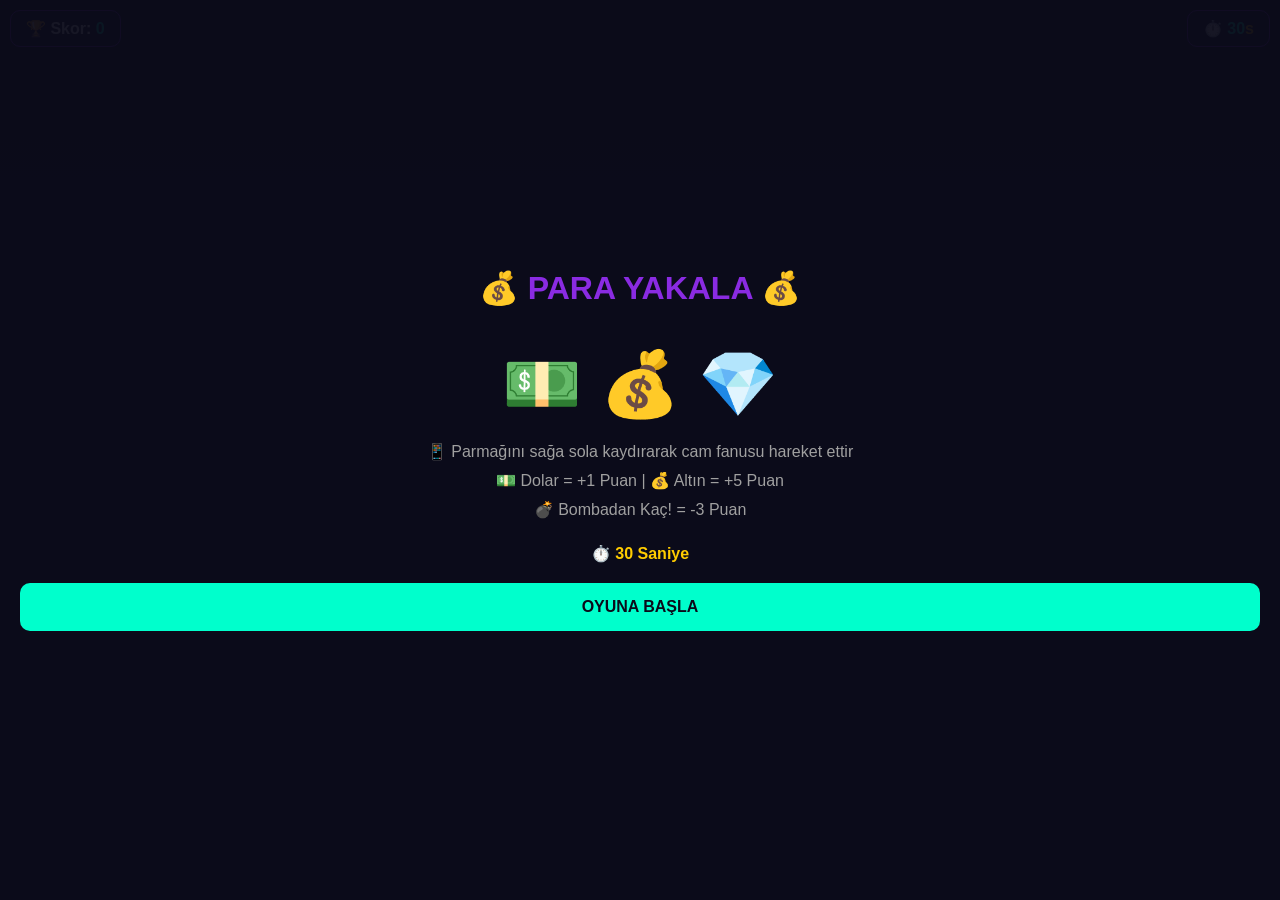
<file: oyun.html>
<!DOCTYPE html>
<html lang="tr">
<head>
    <meta charset="UTF-8">
    <meta name="viewport" content="width=device-width, initial-scale=1.0, user-scalable=no">
    <title>CASHCASH - Para Yakala</title>
    <style>
        * { margin: 0; padding: 0; box-sizing: border-box; font-family: Arial, sans-serif; }
        body { background: #0b0b1a; color: #fff; overflow: hidden; height: 100vh; }
        #gameCanvas { display: block; background: linear-gradient(180deg, #0b0b1a 0%, #1a1a2e 100%); }
        .hud { position: absolute; top: 10px; left: 10px; right: 10px; display: flex; justify-content: space-between; font-size: 1rem; font-weight: bold; z-index: 10; }
        .hud-item { background: rgba(26, 26, 46, 0.9); padding: 8px 15px; border-radius: 10px; border: 1px solid #8a2be2; }
        .hud-item span { color: #00ffcc; }
        .timer { color: #ffcc00 !important; }
        .game-over { position: absolute; top: 50%; left: 50%; transform: translate(-50%, -50%); background: rgba(11, 11, 26, 0.95); padding: 30px; border-radius: 20px; text-align: center; border: 2px solid #8a2be2; display: none; z-index: 20; }
        .game-over h2 { color: #ffcc00; margin-bottom: 15px; }
        .game-over p { font-size: 1.2rem; margin-bottom: 10px; }
        .game-over .final-score { font-size: 3rem; color: #00ffcc; font-weight: bold; margin: 15px 0; }
        .btn { display: block; width: 100%; padding: 15px; border-radius: 10px; border: none; font-size: 1rem; font-weight: bold; cursor: pointer; margin-top: 10px; }
        .btn-green { background: #00ffcc; color: #0b0b1a; }
        .btn-purple { background: #8a2be2; color: #fff; }
        .start-screen { position: absolute; top: 0; left: 0; width: 100%; height: 100%; background: rgba(11, 11, 26, 0.95); display: flex; flex-direction: column; justify-content: center; align-items: center; z-index: 30; padding: 20px; text-align: center; }
        .start-screen h1 { color: #8a2be2; font-size: 2rem; margin-bottom: 20px; }
        .start-screen p { color: #a0a0a0; margin-bottom: 10px; }
        .emoji-big { font-size: 4rem; margin: 20px 0; }
    </style>
</head>
<body>

    <!-- HUD (Skor ve Süre) -->
    <div class="hud">
        <div class="hud-item">🏆 Skor: <span id="score">0</span></div>
        <div class="hud-item timer">⏱️ <span id="timer">30</span>s</div>
    </div>

    <!-- Oyun Alanı -->
    <canvas id="gameCanvas"></canvas>

    <!-- Başlangıç Ekranı -->
    <div class="start-screen" id="startScreen">
        <h1>💰 PARA YAKALA 💰</h1>
        <div class="emoji-big">💵 💰 💎</div>
        <p>📱 Parmağını sağa sola kaydırarak cam fanusu hareket ettir</p>
        <p>💵 Dolar = +1 Puan | 💰 Altın = +5 Puan</p>
        <p>💣 Bombadan Kaç! = -3 Puan</p>
        <p style="color: #ffcc00; margin-top: 15px;"><strong>⏱️ 30 Saniye</strong></p>
        <button class="btn btn-green" onclick="startGame()">OYUNA BAŞLA</button>
    </div>

    <!-- Oyun Sonu Ekranı -->
    <div class="game-over" id="gameOverScreen">
        <h2>🎉 OYUN BİTTİ!</h2>
        <p>Toplam Skor</p>
        <p class="final-score" id="finalScore">0</p>
        <p style="color: #00ffcc;">+<span id="earnedPoints">0</span> Puan Kazandın!</p>
        <button class="btn btn-green" onclick="playAgain()">TEKRAR OYNA</button>
        <button class="btn btn-purple" onclick="backToHome()">ANA SAYFAYA DÖN</button>
    </div>

    <script>
        const canvas = document.getElementById('gameCanvas');
        const ctx = canvas.getContext('2d');
        
        // Canvas boyutunu ekrana göre ayarla
        function resizeCanvas() {
            canvas.width = window.innerWidth;
            canvas.height = window.innerHeight;
        }
        resizeCanvas();
        window.addEventListener('resize', resizeCanvas);

        // Oyun değişkenleri
        let basket = { x: canvas.width / 2 - 40, y: canvas.height - 100, width: 80, height: 60, speed: 0, targetX: canvas.width / 2 };
        let items = []; // Düşen nesneler
        let score = 0;
        let timeLeft = 30;
        let gameRunning = false;
        let gameLoopId = null;
        let timerId = null;
        let lastSpawn = 0;
        let spawnInterval = 800; // ms

        // Oyun nesnesi türleri
        const itemTypes = [
            { emoji: '💵', points: 1, weight: 60, color: '#00ffcc' },   // Dolar
            { emoji: '💰', points: 5, weight: 25, color: '#ffcc00' },   // Altın
            { emoji: '💎', points: 10, weight: 5, color: '#b9f2ff' },   // Elmas
            { emoji: '💣', points: -3, weight: 10, color: '#ff4444' }   // Bomba
        ];

        // Ağırlıklı rastgele seçim
        function pickItemType() {
            const totalWeight = itemTypes.reduce((sum, t) => sum + t.weight, 0);
            let random = Math.random() * totalWeight;
            for (let type of itemTypes) {
                if (random < type.weight) return type;
                random -= type.weight;
            }
            return itemTypes[0];
        }

        // Cam fanus (sepet) çizimi
        function drawBasket() {
            // Fanus gövdesi
            ctx.save();
            ctx.beginPath();
            ctx.moveTo(basket.x, basket.y + basket.height);
            ctx.lineTo(basket.x, basket.y + 20);
            ctx.quadraticCurveTo(basket.x, basket.y, basket.x + basket.width / 2, basket.y);
            ctx.quadraticCurveTo(basket.x + basket.width, basket.y, basket.x + basket.width, basket.y + 20);
            ctx.lineTo(basket.x + basket.width, basket.y + basket.height);
            ctx.closePath();
            
            // Fanus gradient
            const grad = ctx.createLinearGradient(basket.x, basket.y, basket.x, basket.y + basket.height);
            grad.addColorStop(0, 'rgba(138, 43, 226, 0.4)');
            grad.addColorStop(1, 'rgba(138, 43, 226, 0.8)');
            ctx.fillStyle = grad;
            ctx.fill();
            
            // Kenarlık
            ctx.strokeStyle = '#8a2be2';
            ctx.lineWidth = 3;
            ctx.stroke();
            
            // Parıltı
            ctx.beginPath();
            ctx.arc(basket.x + 15, basket.y + 20, 3, 0, Math.PI * 2);
            ctx.fillStyle = 'rgba(0, 255, 204, 0.6)';
            ctx.fill();
            ctx.restore();
        }

        // Düşen nesneyi çiz
        function drawItem(item) {
            ctx.font = '35px Arial';
            ctx.textAlign = 'center';
            ctx.textBaseline = 'middle';
            ctx.fillText(item.emoji, item.x, item.y);
        }

        // Yeni nesne oluştur
        function spawnItem() {
            const type = pickItemType();
            items.push({
                x: Math.random() * (canvas.width - 60) + 30,
                y: -30,
                speed: 2 + Math.random() * 3,
                emoji: type.emoji,
                points: type.points,
                color: type.color,
                rotation: 0
            });
        }

        // Çarpışma kontrolü
        function checkCollision(item) {
            return item.y + 20 > basket.y && 
                   item.y - 20 < basket.y + basket.height &&
                   item.x > basket.x && 
                   item.x < basket.x + basket.width;
        }

        // Oyun döngüsü
        function gameLoop() {
            if (!gameRunning) return;
            
            // Arka planı temizle
            ctx.fillStyle = 'rgba(11, 11, 26, 0.3)';
            ctx.fillRect(0, 0, canvas.width, canvas.height);
            
            // Yıldızlar (arka plan efekti)
            ctx.fillStyle = 'rgba(255, 255, 255, 0.3)';
            for (let i = 0; i < 3; i++) {
                ctx.fillRect(Math.random() * canvas.width, Math.random() * canvas.height, 2, 2);
            }
            
            // Sepeti hareket ettir (yumuşak geçiş)
            basket.x += (basket.targetX - basket.x) * 0.15;
            
            // Sepeti çiz
            drawBasket();
            
            // Nesneleri güncelle
            const now = Date.now();
            if (now - lastSpawn > spawnInterval) {
                spawnItem();
                lastSpawn = now;
                // Zorluk artışı (zamanla hızlanır)
                spawnInterval = Math.max(300, spawnInterval - 10);
            }
            
            for (let i = items.length - 1; i >= 0; i--) {
                const item = items[i];
                item.y += item.speed;
                item.rotation += 0.05;
                
                // Çarpışma kontrolü
                if (checkCollision(item)) {
                    if (item.points > 0) {
                        // Olumlu puan
                        score += item.points;
                        ctx.fillStyle = item.color;
                        ctx.font = 'bold 24px Arial';
                        ctx.fillText('+' + item.points, item.x, item.y - 40);
                    } else {
                        // Bomba
                        score += item.points;
                        if (score < 0) score = 0;
                        ctx.fillStyle = '#ff4444';
                        ctx.font = 'bold 24px Arial';
                        ctx.fillText(item.points, item.x, item.y - 40);
                    }
                    items.splice(i, 1);
                    document.getElementById('score').innerText = score;
                    continue;
                }
                
                // Ekrandan çıktıysa sil
                if (item.y > canvas.height + 50) {
                    items.splice(i, 1);
                    continue;
                }
                
                drawItem(item);
            }
            
            gameLoopId = requestAnimationFrame(gameLoop);
        }

        // Oyunu başlat
        function startGame() {
            document.getElementById('startScreen').style.display = 'none';
            document.getElementById('gameOverScreen').style.display = 'none';
            
            // Reset
            score = 0;
            timeLeft = 30;
            items = [];
            basket.targetX = canvas.width / 2 - basket.width / 2;
            basket.x = basket.targetX;
            spawnInterval = 800;
            lastSpawn = 0;
            
            document.getElementById('score').innerText = score;
            document.getElementById('timer').innerText = timeLeft;
            
            gameRunning = true;
            lastSpawn = Date.now();
            gameLoop();
            
            // Zamanlayıcı
            timerId = setInterval(() => {
                timeLeft--;
                document.getElementById('timer').innerText = timeLeft;
                if (timeLeft <= 0) {
                    endGame();
                }
            }, 1000);
        }

        // Oyunu bitir
        function endGame() {
            gameRunning = false;
            clearInterval(timerId);
            cancelAnimationFrame(gameLoopId);
            
            // Kazanılan puan: skor * 2 (Yani her skor puanı 2 puan kazandırır)
            const earnedPoints = score * 2;
            
            document.getElementById('finalScore').innerText = score;
            document.getElementById('earnedPoints').innerText = earnedPoints;
            document.getElementById('gameOverScreen').style.display = 'block';
            
            // WebView'e mesaj gönder (Kodular için)
            if (window.AppInventor) {
                window.AppInventor.setWebViewString("GAME_OVER:" + score + ":" + earnedPoints);
            }
            
            // Ana sayfaya puanları gönder
            window.parent.postMessage({
                type: 'gameOver',
                score: score,
                points: earnedPoints
            }, '*');
            
            // localStorage'a da kaydet
            let currentPoints = parseInt(localStorage.getItem('userPoints') || '0');
            localStorage.setItem('userPoints', currentPoints + earnedPoints);
        }

        // Tekrar oyna
        function playAgain() {
            startGame();
        }

        // Ana sayfaya dön
        function backToHome() {
            window.location.href = 'index.html';
        }

        // Parmağı/fareyi takip et
        function handleMove(clientX) {
            basket.targetX = clientX - basket.width / 2;
            // Sınırları kontrol et
            if (basket.targetX < 0) basket.targetX = 0;
            if (basket.targetX + basket.width > canvas.width) basket.targetX = canvas.width - basket.width;
        }

        canvas.addEventListener('touchmove', (e) => {
            e.preventDefault();
            handleMove(e.touches[0].clientX);
        }, { passive: false });

        canvas.addEventListener('touchstart', (e) => {
            e.preventDefault();
            handleMove(e.touches[0].clientX);
        }, { passive: false });

        canvas.addEventListener('mousemove', (e) => {
            if (gameRunning) handleMove(e.clientX);
        });

        canvas.addEventListener('mousedown', (e) => {
            if (gameRunning) handleMove(e.clientX);
        });
    </script>
</body>
</html>
</file>
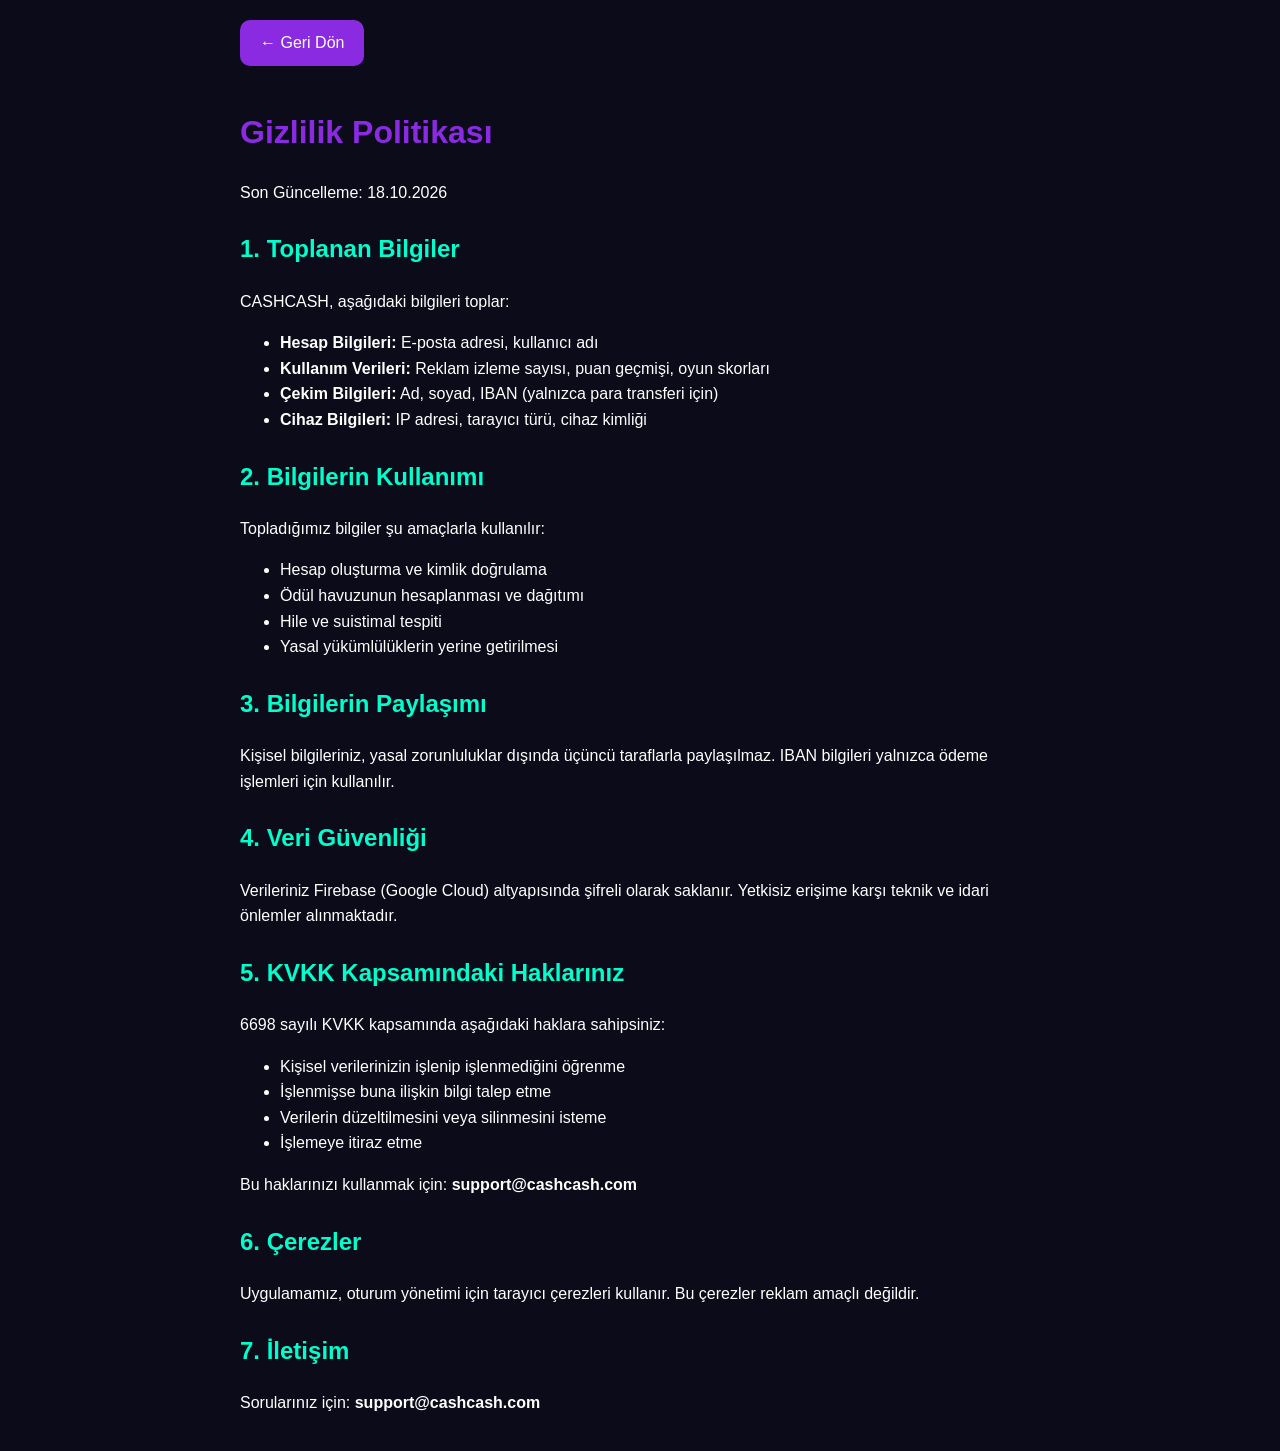
<file: privacy.html>
<!DOCTYPE html>
<html lang="tr">
<head>
    <meta charset="UTF-8">
    <meta name="viewport" content="width=device-width, initial-scale=1.0">
    <title>Gizlilik Politikası - CASHCASH</title>
    <style>
        body { background: #0b0b1a; color: #fff; font-family: Arial, sans-serif; padding: 20px; max-width: 800px; margin: 0 auto; line-height: 1.6; }
        h1 { color: #8a2be2; }
        h2 { color: #00ffcc; margin-top: 25px; }
        a { color: #8a2be2; }
        .back-btn { display: inline-block; background: #8a2be2; color: #fff; padding: 10px 20px; border-radius: 10px; text-decoration: none; margin-bottom: 20px; }
    </style>
</head>
<body>
    <a href="index.html" class="back-btn">← Geri Dön</a>
    <h1>Gizlilik Politikası</h1>
    <p>Son Güncelleme: 18.10.2026</p>

    <h2>1. Toplanan Bilgiler</h2>
    <p>CASHCASH, aşağıdaki bilgileri toplar:</p>
    <ul>
        <li><strong>Hesap Bilgileri:</strong> E-posta adresi, kullanıcı adı</li>
        <li><strong>Kullanım Verileri:</strong> Reklam izleme sayısı, puan geçmişi, oyun skorları</li>
        <li><strong>Çekim Bilgileri:</strong> Ad, soyad, IBAN (yalnızca para transferi için)</li>
        <li><strong>Cihaz Bilgileri:</strong> IP adresi, tarayıcı türü, cihaz kimliği</li>
    </ul>

    <h2>2. Bilgilerin Kullanımı</h2>
    <p>Topladığımız bilgiler şu amaçlarla kullanılır:</p>
    <ul>
        <li>Hesap oluşturma ve kimlik doğrulama</li>
        <li>Ödül havuzunun hesaplanması ve dağıtımı</li>
        <li>Hile ve suistimal tespiti</li>
        <li>Yasal yükümlülüklerin yerine getirilmesi</li>
    </ul>

    <h2>3. Bilgilerin Paylaşımı</h2>
    <p>Kişisel bilgileriniz, yasal zorunluluklar dışında üçüncü taraflarla paylaşılmaz. IBAN bilgileri yalnızca ödeme işlemleri için kullanılır.</p>

    <h2>4. Veri Güvenliği</h2>
    <p>Verileriniz Firebase (Google Cloud) altyapısında şifreli olarak saklanır. Yetkisiz erişime karşı teknik ve idari önlemler alınmaktadır.</p>

    <h2>5. KVKK Kapsamındaki Haklarınız</h2>
    <p>6698 sayılı KVKK kapsamında aşağıdaki haklara sahipsiniz:</p>
    <ul>
        <li>Kişisel verilerinizin işlenip işlenmediğini öğrenme</li>
        <li>İşlenmişse buna ilişkin bilgi talep etme</li>
        <li>Verilerin düzeltilmesini veya silinmesini isteme</li>
        <li>İşlemeye itiraz etme</li>
    </ul>
    <p>Bu haklarınızı kullanmak için: <strong>support@cashcash.com</strong></p>

    <h2>6. Çerezler</h2>
    <p>Uygulamamız, oturum yönetimi için tarayıcı çerezleri kullanır. Bu çerezler reklam amaçlı değildir.</p>

    <h2>7. İletişim</h2>
    <p>Sorularınız için: <strong>support@cashcash.com</strong></p>
</body>
</html>
</file>
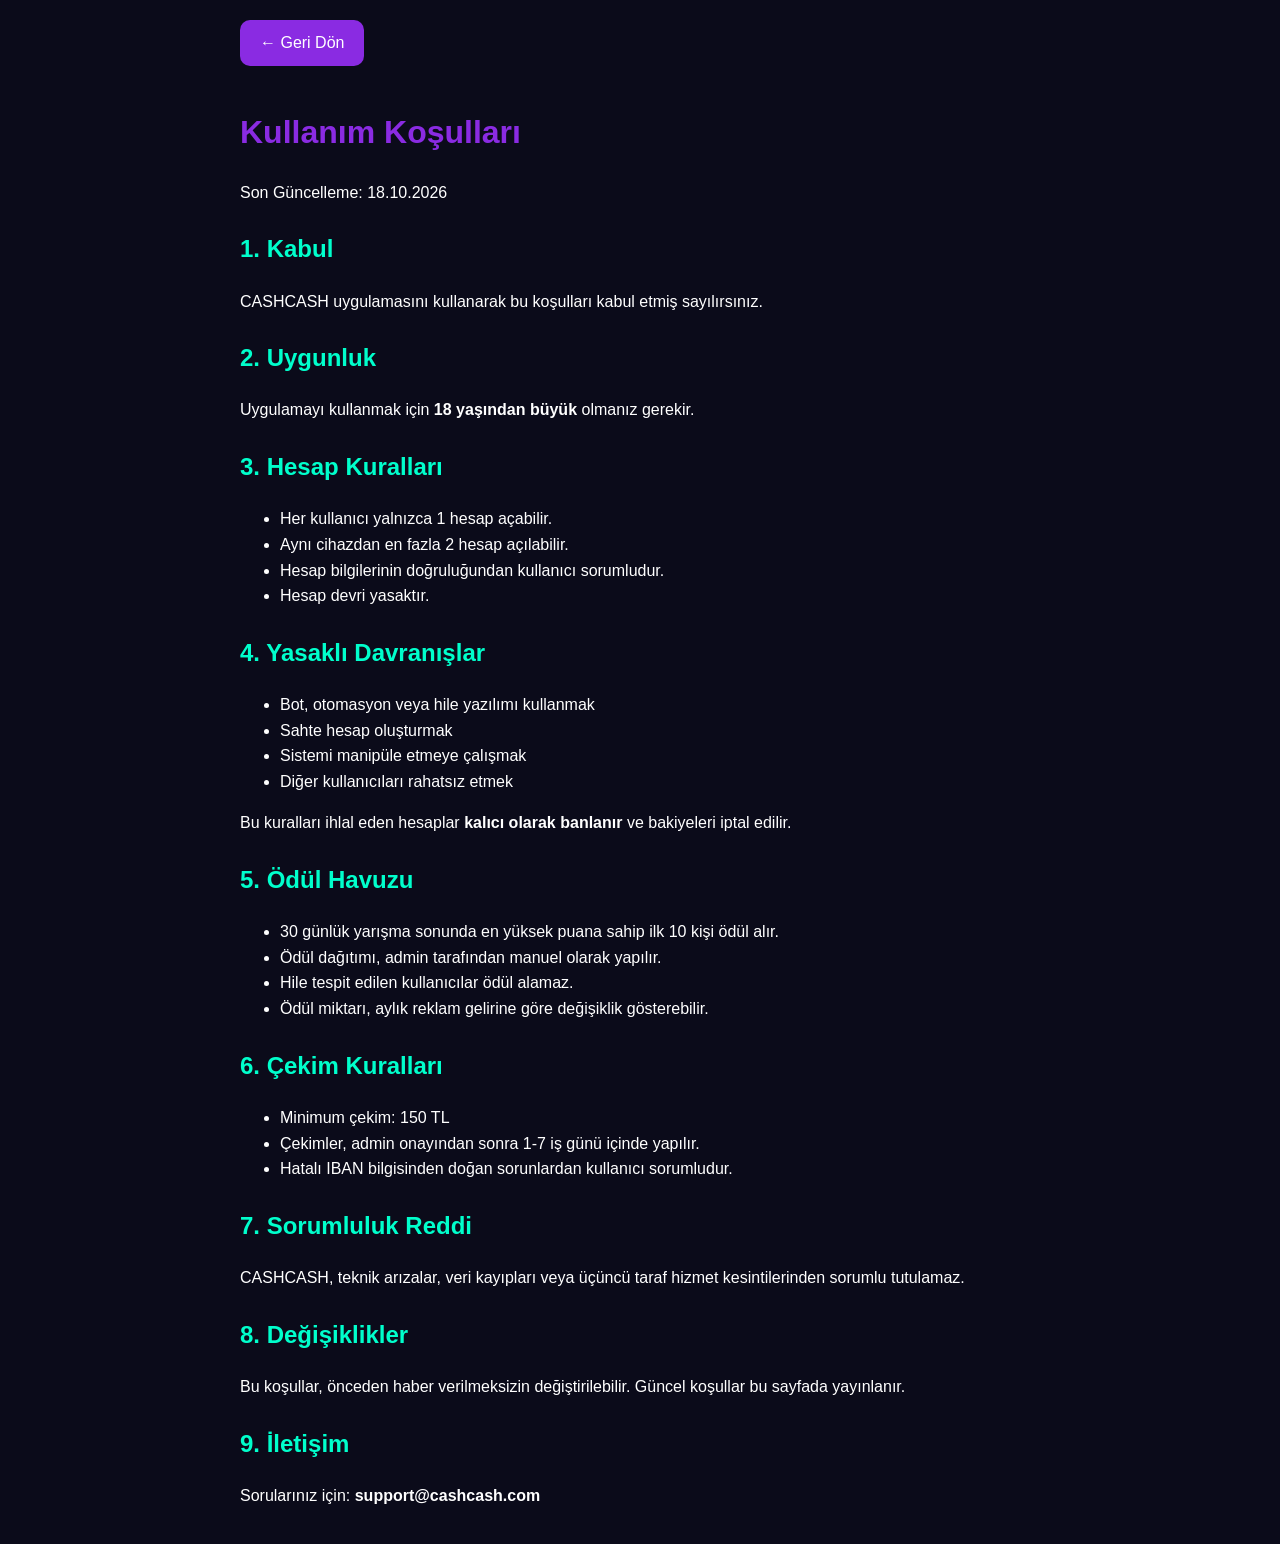
<file: terms.html>
<!DOCTYPE html>
<html lang="tr">
<head>
    <meta charset="UTF-8">
    <meta name="viewport" content="width=device-width, initial-scale=1.0">
    <title>Kullanım Koşulları - CASHCASH</title>
    <style>
        body { background: #0b0b1a; color: #fff; font-family: Arial, sans-serif; padding: 20px; max-width: 800px; margin: 0 auto; line-height: 1.6; }
        h1 { color: #8a2be2; }
        h2 { color: #00ffcc; margin-top: 25px; }
        a { color: #8a2be2; }
        .back-btn { display: inline-block; background: #8a2be2; color: #fff; padding: 10px 20px; border-radius: 10px; text-decoration: none; margin-bottom: 20px; }
    </style>
</head>
<body>
    <a href="index.html" class="back-btn">← Geri Dön</a>
    <h1>Kullanım Koşulları</h1>
    <p>Son Güncelleme: 18.10.2026</p>

    <h2>1. Kabul</h2>
    <p>CASHCASH uygulamasını kullanarak bu koşulları kabul etmiş sayılırsınız.</p>

    <h2>2. Uygunluk</h2>
    <p>Uygulamayı kullanmak için <strong>18 yaşından büyük</strong> olmanız gerekir.</p>

    <h2>3. Hesap Kuralları</h2>
    <ul>
        <li>Her kullanıcı yalnızca 1 hesap açabilir.</li>
        <li>Aynı cihazdan en fazla 2 hesap açılabilir.</li>
        <li>Hesap bilgilerinin doğruluğundan kullanıcı sorumludur.</li>
        <li>Hesap devri yasaktır.</li>
    </ul>

    <h2>4. Yasaklı Davranışlar</h2>
    <ul>
        <li>Bot, otomasyon veya hile yazılımı kullanmak</li>
        <li>Sahte hesap oluşturmak</li>
        <li>Sistemi manipüle etmeye çalışmak</li>
        <li>Diğer kullanıcıları rahatsız etmek</li>
    </ul>
    <p>Bu kuralları ihlal eden hesaplar <strong>kalıcı olarak banlanır</strong> ve bakiyeleri iptal edilir.</p>

    <h2>5. Ödül Havuzu</h2>
    <ul>
        <li>30 günlük yarışma sonunda en yüksek puana sahip ilk 10 kişi ödül alır.</li>
        <li>Ödül dağıtımı, admin tarafından manuel olarak yapılır.</li>
        <li>Hile tespit edilen kullanıcılar ödül alamaz.</li>
        <li>Ödül miktarı, aylık reklam gelirine göre değişiklik gösterebilir.</li>
    </ul>

    <h2>6. Çekim Kuralları</h2>
    <ul>
        <li>Minimum çekim: 150 TL</li>
        <li>Çekimler, admin onayından sonra 1-7 iş günü içinde yapılır.</li>
        <li>Hatalı IBAN bilgisinden doğan sorunlardan kullanıcı sorumludur.</li>
    </ul>

    <h2>7. Sorumluluk Reddi</h2>
    <p>CASHCASH, teknik arızalar, veri kayıpları veya üçüncü taraf hizmet kesintilerinden sorumlu tutulamaz.</p>

    <h2>8. Değişiklikler</h2>
    <p>Bu koşullar, önceden haber verilmeksizin değiştirilebilir. Güncel koşullar bu sayfada yayınlanır.</p>

    <h2>9. İletişim</h2>
    <p>Sorularınız için: <strong>support@cashcash.com</strong></p>
</body>
</html>
</file>
